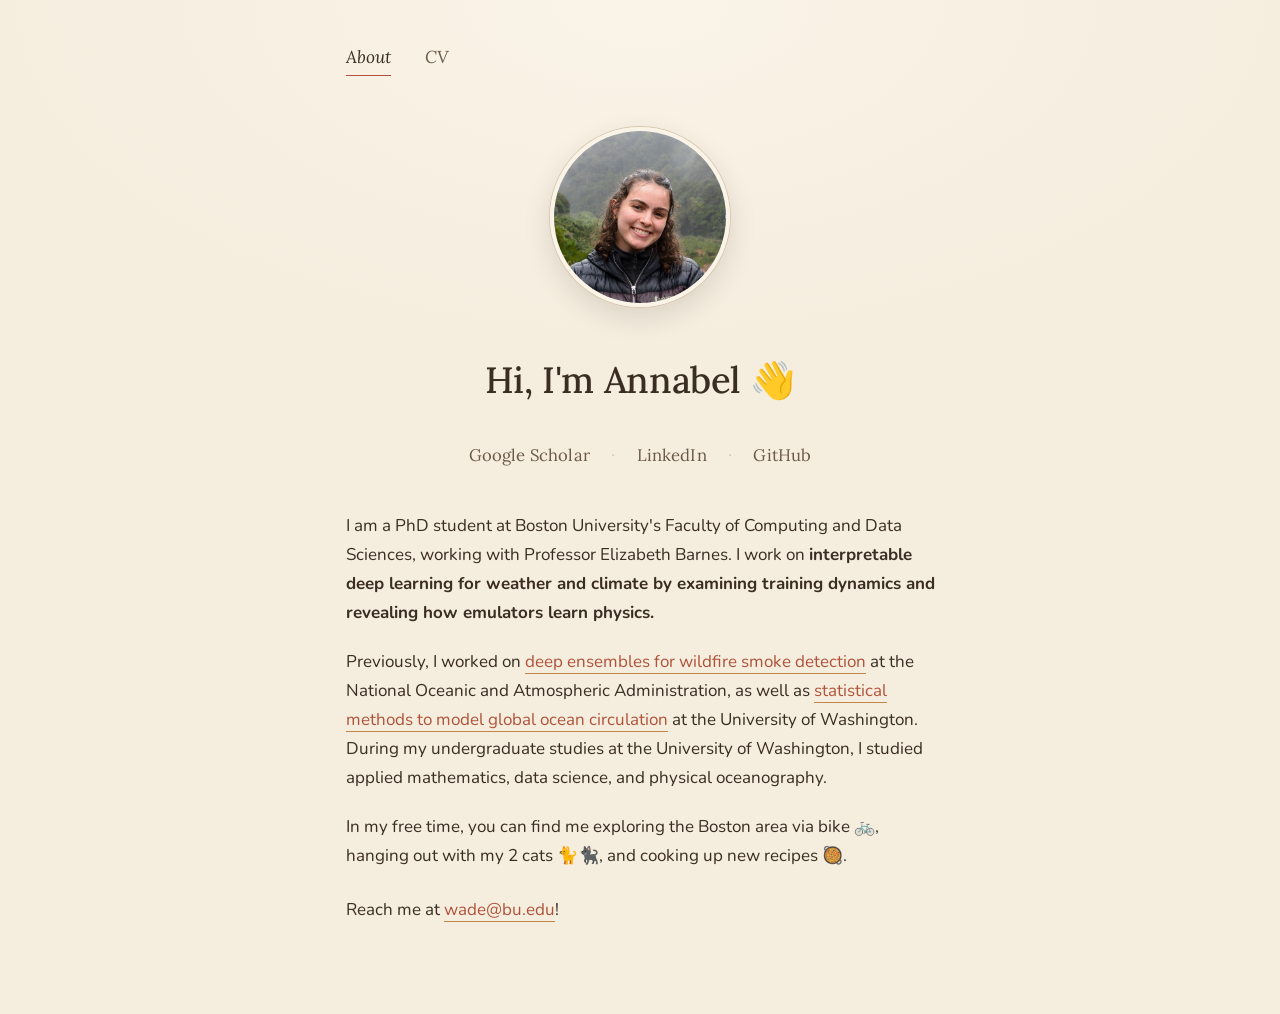
<file: index.html>
<!DOCTYPE html>
<html lang="en">
<head>
  <meta charset="UTF-8">
  <meta name="viewport" content="width=device-width, initial-scale=1.0">
  <title>Annabel Wade</title>
  <link rel="preconnect" href="https://fonts.googleapis.com">
  <link rel="preconnect" href="https://fonts.gstatic.com" crossorigin>
  <link href="https://fonts.googleapis.com/css2?family=Lora:ital,wght@0,400;0,500;0,600;1,400;1,500&family=Nunito:wght@300;400;500;600&display=swap" rel="stylesheet">
  <link rel="stylesheet" href="style.css">
</head>
<body>
  <nav>
    <a href="index.html" class="active">About</a>
    <a href="cv.html">CV</a>
  </nav>
  <main>
    <img src="photo.jpg" alt="Annabel Wade" class="profile-photo">
    <h1>Hi, I'm Annabel <span class="wave">👋</span></h1>
    <div class="socials">
      <a href="https://scholar.google.com/citations?user=yKcKG3kAAAAJ&hl=en">Google Scholar</a>
      <span class="dot">·</span>
      <a href="https://www.linkedin.com/in/annabel-wade/">LinkedIn</a>
      <span class="dot">·</span>
      <a href="https://github.com/annabelwade">GitHub</a>
    </div>
    <p>I am a PhD student at Boston University's Faculty of Computing and Data Sciences, working with Professor Elizabeth Barnes. I work on <strong>interpretable deep learning for weather and climate by examining training dynamics and revealing how emulators learn physics.</strong></p>
    <p>Previously, I worked on <a href="https://openreview.net/pdf?id=WdrjIAdhmp">deep ensembles for wildfire smoke detection</a> at the National Oceanic and Atmospheric Administration, as well as <a href="https://github.com/annabelwade/OSM24-poster-Wade/blob/main/OSM24_Wade_Poster.pdf">statistical methods to model global ocean circulation</a> at the University of Washington. During my undergraduate studies at the University of Washington, I studied applied mathematics, data science, and physical oceanography.</p>
    <p>In my free time, you can find me exploring the Boston area via bike 🚲, hanging out with my 2 cats 🐈🐈‍⬛, and cooking up new recipes 🥘.</p>
    <p class="email">Reach me at <a href="mailto:wade@bu.edu">wade@bu.edu</a>!</p>
    
  </main>
</body>
</html>
</file>
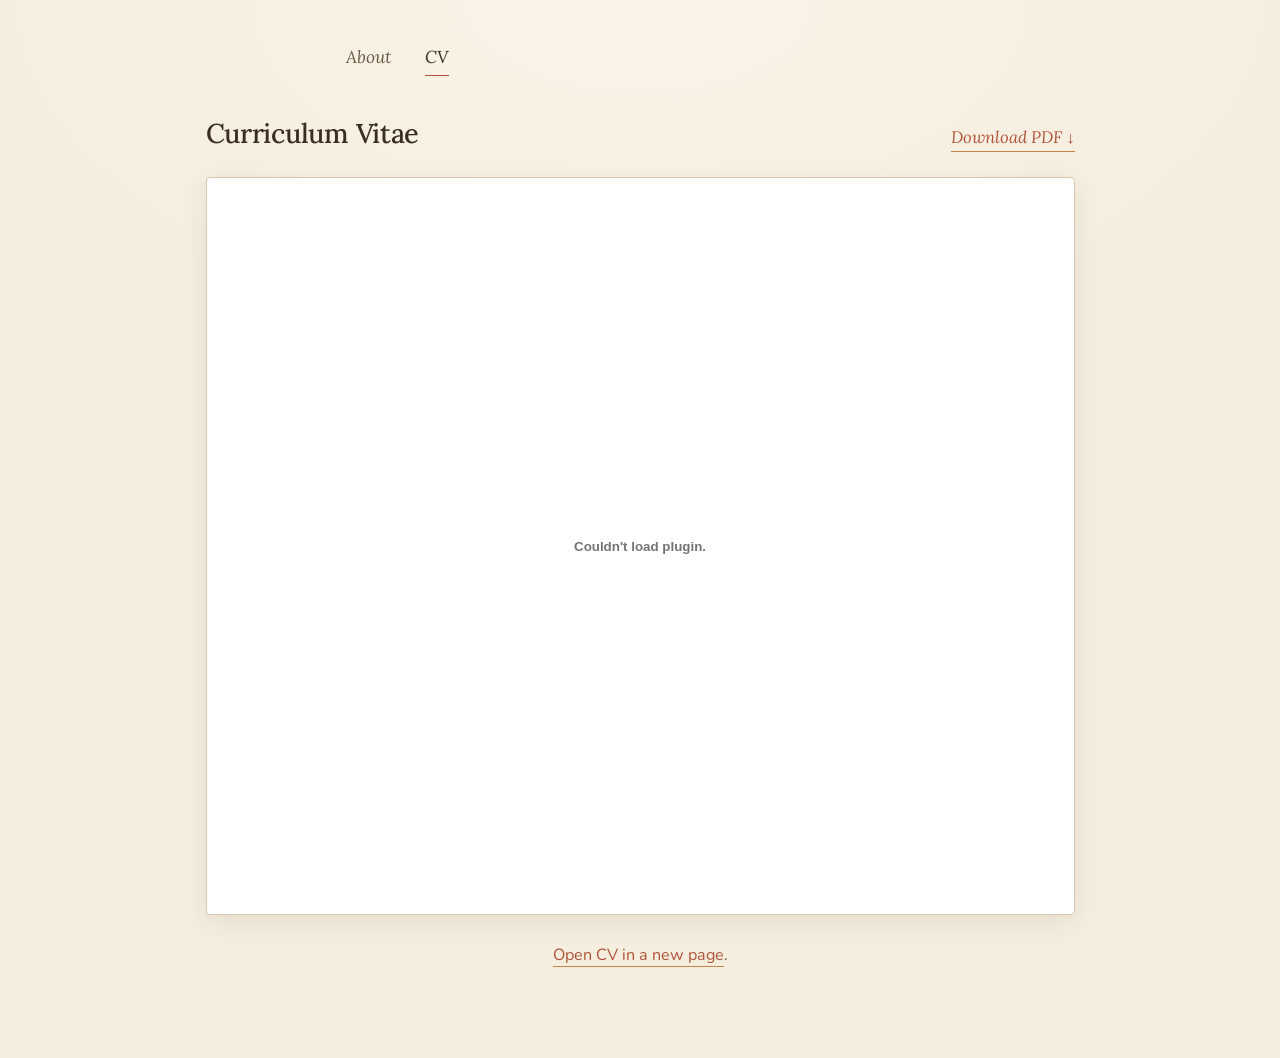
<file: cv.html>
<!DOCTYPE html>
<html lang="en">
<head>
  <meta charset="UTF-8">
  <meta name="viewport" content="width=device-width, initial-scale=1.0">
  <title>CV — Annabel Wade</title>
  <link rel="preconnect" href="https://fonts.googleapis.com">
  <link rel="preconnect" href="https://fonts.gstatic.com" crossorigin>
  <link href="https://fonts.googleapis.com/css2?family=Lora:ital,wght@0,400;0,500;0,600;1,400;1,500&family=Nunito:wght@300;400;500;600&display=swap" rel="stylesheet">
  <link rel="stylesheet" href="style.css">
</head>
<body class="cv-page">
  <nav>
    <a href="index.html">About</a>
    <a href="cv.html" class="active">CV</a>
  </nav>
 
  <main class="cv-main">
    <div class="cv-header">
      <h2>Curriculum Vitae</h2>
      <a href="CV.pdf" download class="cv-download">Download PDF ↓</a>
    </div>
    <embed src="CV.pdf" type="application/pdf" class="cv-embed">
    <p class="cv-fallback"> <a href="CV.pdf">Open CV in a new page</a>.</p>
  </main>
</body>
</html>
</file>
<file: style.css>
/* ---- Palette: warm cream + terracotta + burnt amber ---- */
:root {
  --bg: #F5EDDE;
  --bg-glow: #FAF4E8;
  --text: #3A2D22;
  --text-soft: #6B5A48;
  --accent: #B0533A;       /* terracotta */
  --accent-warm: #C2864A;  /* burnt amber */
  --rule: #D8C7AB;
}

* { box-sizing: border-box; }

html, body {
  margin: 0;
  padding: 0;
  background: var(--bg);
  background-image: radial-gradient(ellipse 80% 60% at 50% 0%, var(--bg-glow) 0%, var(--bg) 65%);
  background-attachment: fixed;
  color: var(--text);
  font-family: 'Nunito', sans-serif;
  font-weight: 400;
  font-size: 17px;
  line-height: 1.7;
  -webkit-font-smoothing: antialiased;
  min-height: 100vh;
}

/* ---- Nav ---- */
nav {
  max-width: 640px;
  margin: 0 auto;
  padding: 2.5rem 1.5rem 0;
  display: flex;
  gap: 2rem;
  font-family: 'Lora', serif;
  font-style: italic;
  font-size: 1.02rem;
}

nav a {
  color: var(--text-soft);
  text-decoration: none;
  border-bottom: 1px solid transparent;
  padding-bottom: 3px;
  transition: color 0.2s ease, border-color 0.2s ease;
}

nav a:hover { color: var(--accent); }

nav a.active {
  color: var(--text);
  border-bottom-color: var(--accent);
}

/* ---- Main column ---- */
main {
  max-width: 640px;
  margin: 0 auto;
  padding: 3rem 1.5rem 4rem;
}

/* ---- Photo ---- */
.profile-photo {
  width: 180px;
  height: 180px;
  border-radius: 50%;
  object-fit: cover;
  display: block;
  margin: 0 auto 2.5rem;
  border: 4px solid var(--bg-glow);
  box-shadow:
    0 0 0 1px var(--rule),
    0 10px 28px rgba(58, 45, 34, 0.14);
}

/* ---- Heading ---- */
h1 {
  font-family: 'Lora', serif;
  font-weight: 500;
  font-size: 2.15rem;
  letter-spacing: -0.01em;
  margin: 0 0 1.75rem;
  text-align: center;
}

.wave {
  display: inline-block;
  animation: wave 2.6s ease-in-out infinite;
  transform-origin: 70% 75%;
}

@keyframes wave {
  0%, 65%, 100% { transform: rotate(0); }
  10% { transform: rotate(14deg); }
  20% { transform: rotate(-8deg); }
  30% { transform: rotate(14deg); }
  40% { transform: rotate(-4deg); }
  50% { transform: rotate(10deg); }
}

/* ---- HR ---- */
hr {
  border: none;
  border-top: 1px solid var(--rule);
  margin: 0;
}

/* ---- Body text & links ---- */
p { margin: 0 0 1.2rem; }

a {
  color: var(--accent);
  text-decoration: none;
  border-bottom: 1px solid var(--accent-warm);
  transition: color 0.2s ease, border-color 0.2s ease;
}

a:hover {
  color: var(--text);
  border-bottom-color: var(--text);
}

.email { margin-top: 1.5rem; }

/* ---- Socials footer ---- */
.socials {
  margin-top: 0;
  padding-top: 0;
  border-top: none;
  margin-bottom: 2.5rem;
  display: flex;
  gap: 1.25rem;
  justify-content: center;
  align-items: center;
  font-family: 'Lora', serif;
  font-size: 0.98rem;
  flex-wrap: wrap;
}

.socials a {
  border-bottom: none;
  color: var(--text-soft);
  letter-spacing: 0.01em;
  position: relative;
}

.socials a::after {
  content: '';
  position: absolute;
  left: 0; right: 0; bottom: -3px;
  height: 1px;
  background: var(--accent);
  transform: scaleX(0);
  transform-origin: left;
  transition: transform 0.25s ease;
}

.socials a:hover { color: var(--accent); }
.socials a:hover::after { transform: scaleX(1); }

.socials .dot {
  color: var(--rule);
  user-select: none;
}

/* ---- CV page ---- */
.cv-page main.cv-main {
  max-width: 920px;
  padding-top: 2rem;
}

.cv-header {
  display: flex;
  align-items: baseline;
  justify-content: space-between;
  margin-bottom: 1.25rem;
  flex-wrap: wrap;
  gap: 0.75rem;
}

.cv-header h2 {
  font-family: 'Lora', serif;
  font-weight: 500;
  font-size: 1.6rem;
  margin: 0;
  letter-spacing: -0.01em;
}

.cv-download {
  font-family: 'Lora', serif;
  font-style: italic;
  font-size: 0.98rem;
}

.cv-embed {
  width: 100%;
  height: 82vh;
  min-height: 540px;
  border: 1px solid var(--rule);
  border-radius: 4px;
  background: white;
  box-shadow: 0 8px 24px rgba(58, 45, 34, 0.08);
}

.cv-fallback {
  margin-top: 1rem;
  font-size: 0.95rem;
  color: var(--text-soft);
  text-align: center;
}

/* ---- Mobile ---- */
@media (max-width: 600px) {
  h1 { font-size: 1.8rem; }
  .profile-photo { width: 150px; height: 150px; margin-bottom: 2rem; }
  main { padding: 2rem 1.25rem 3rem; }
  nav { padding: 1.75rem 1.25rem 0; gap: 1.5rem; }
  .cv-embed { height: 75vh; }
}
</file>
